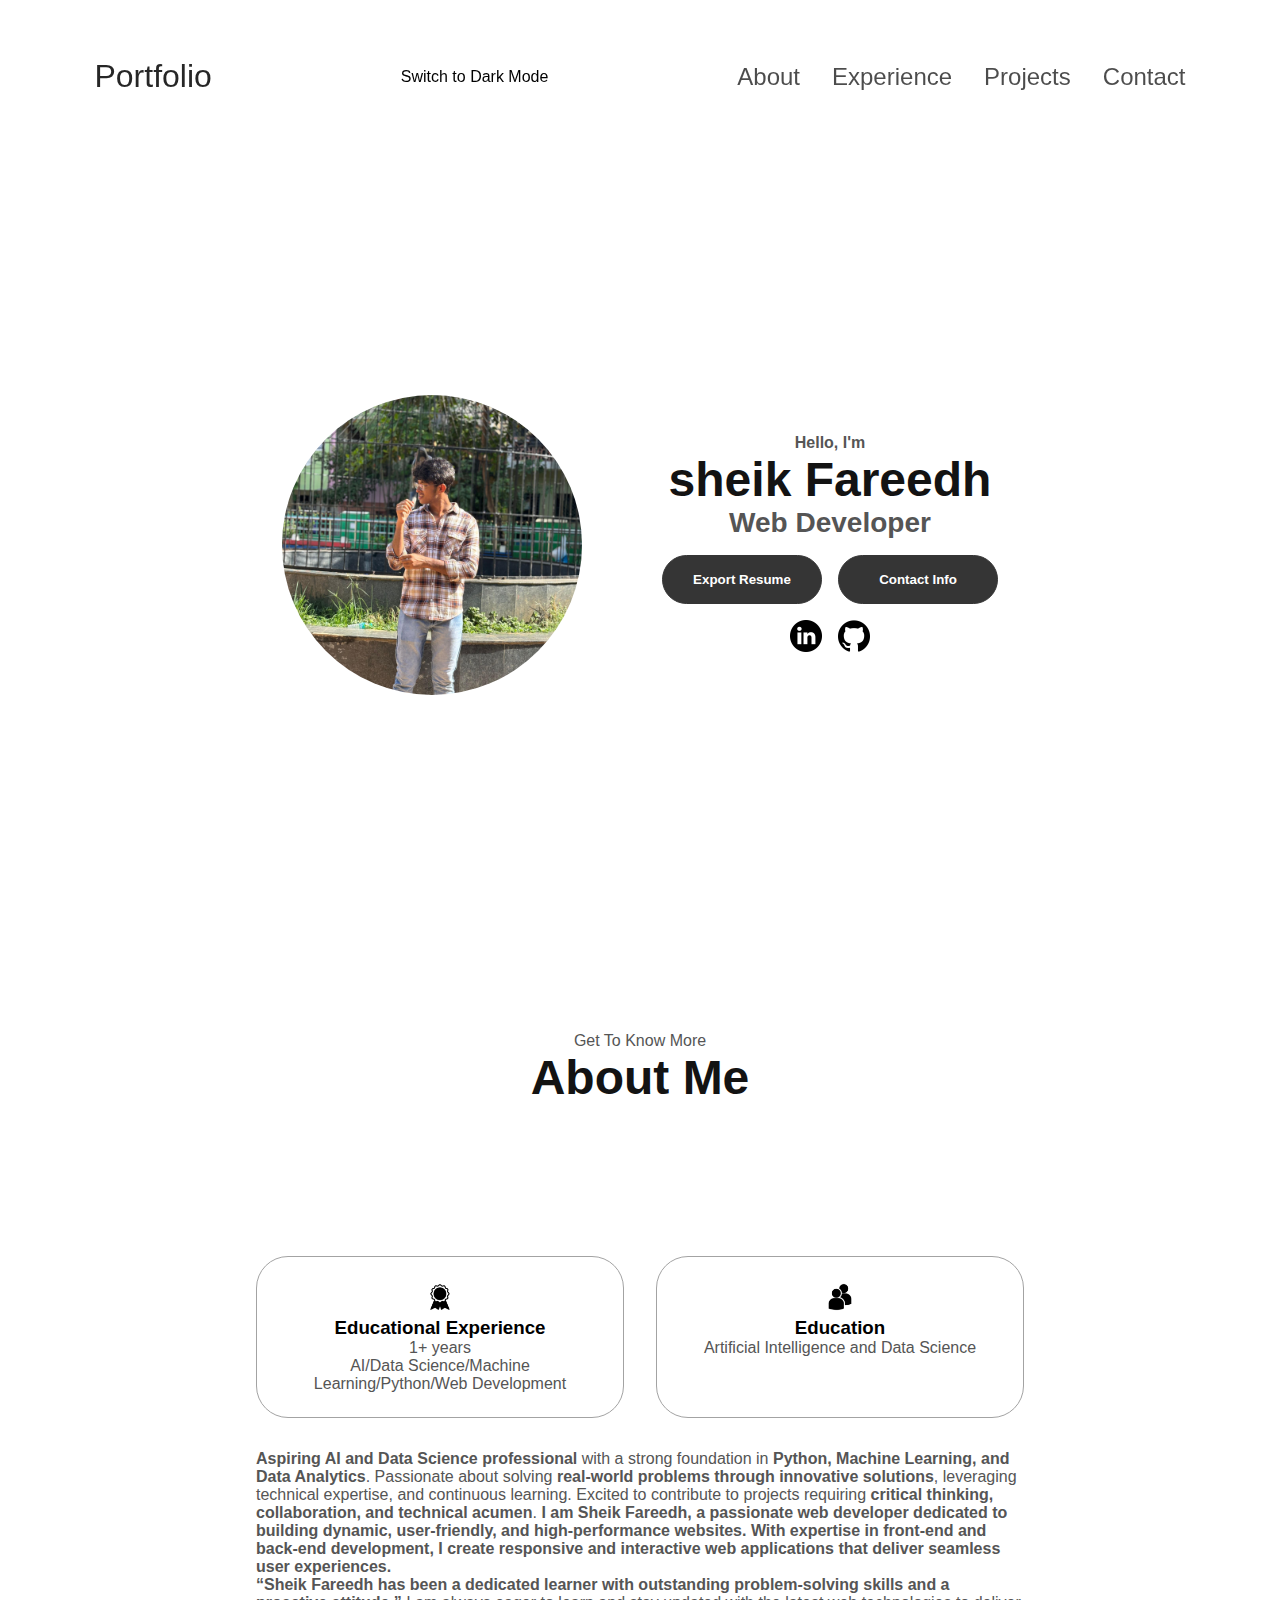
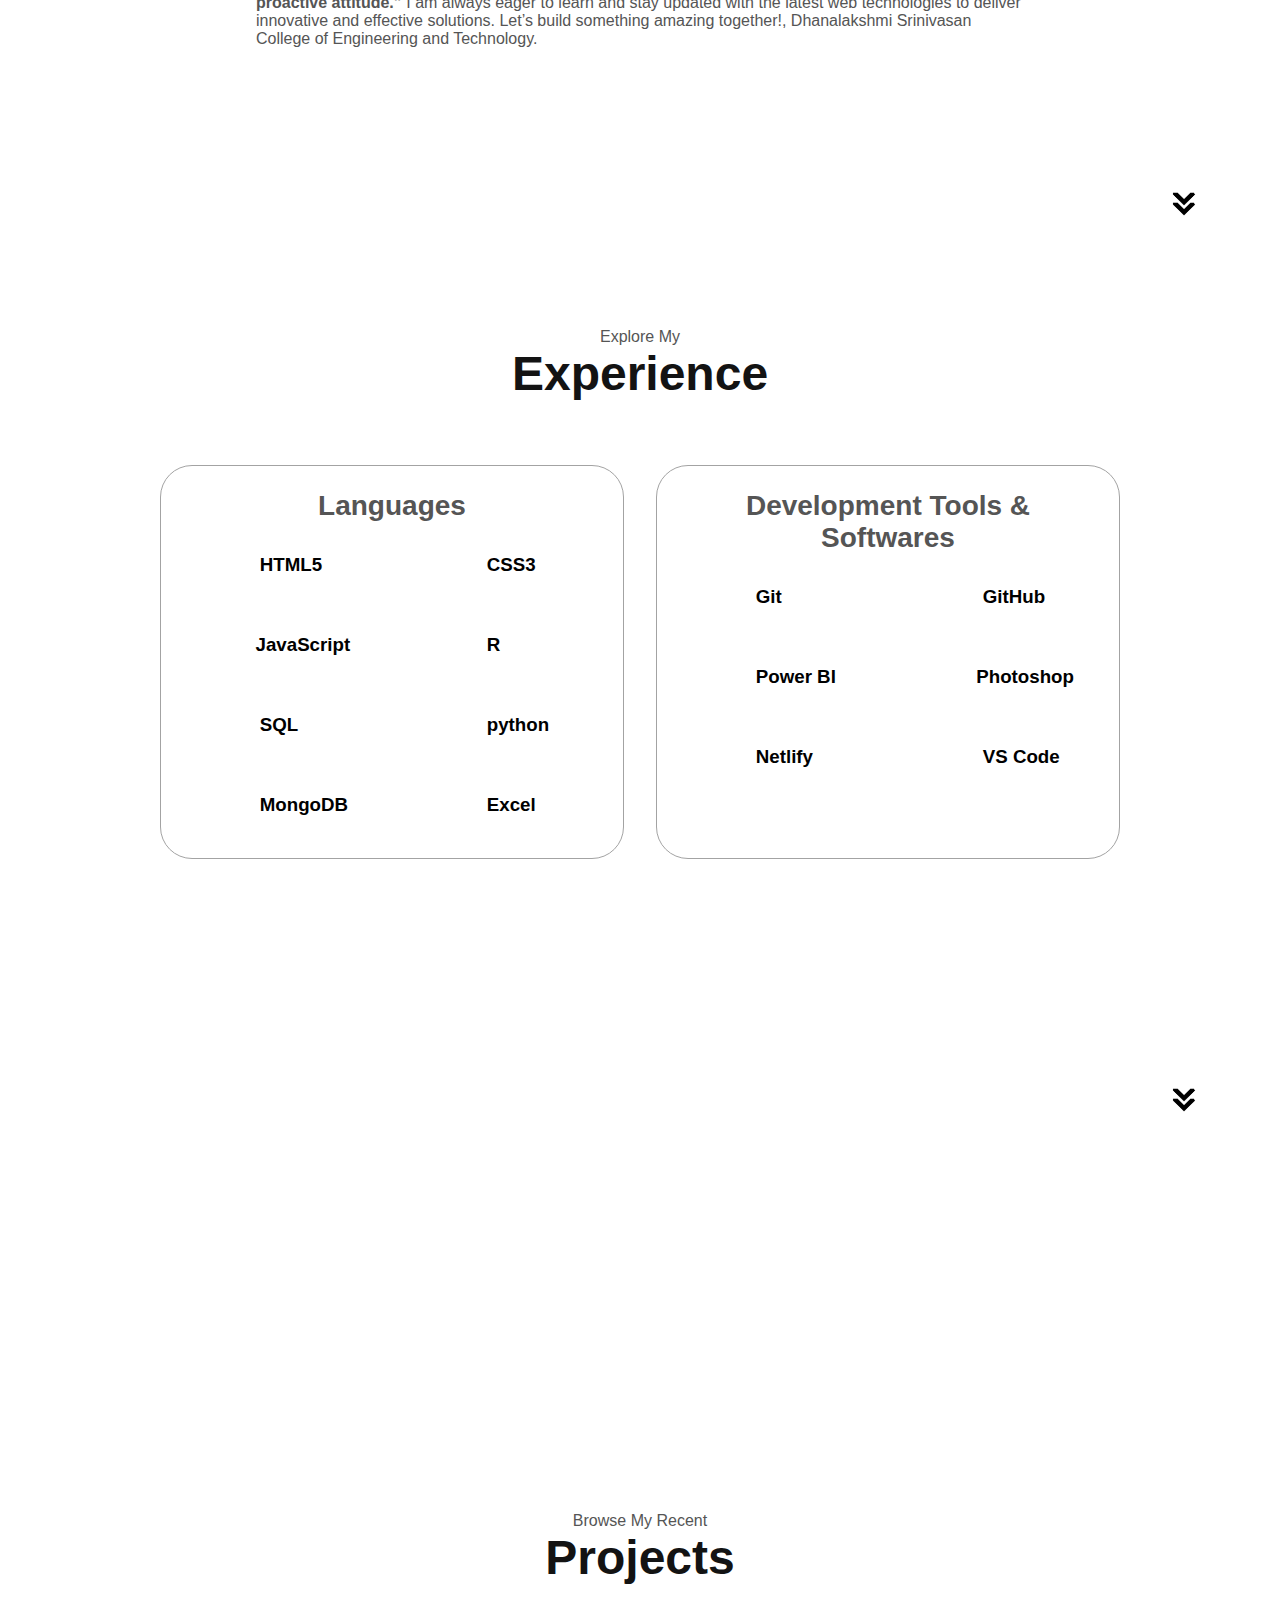
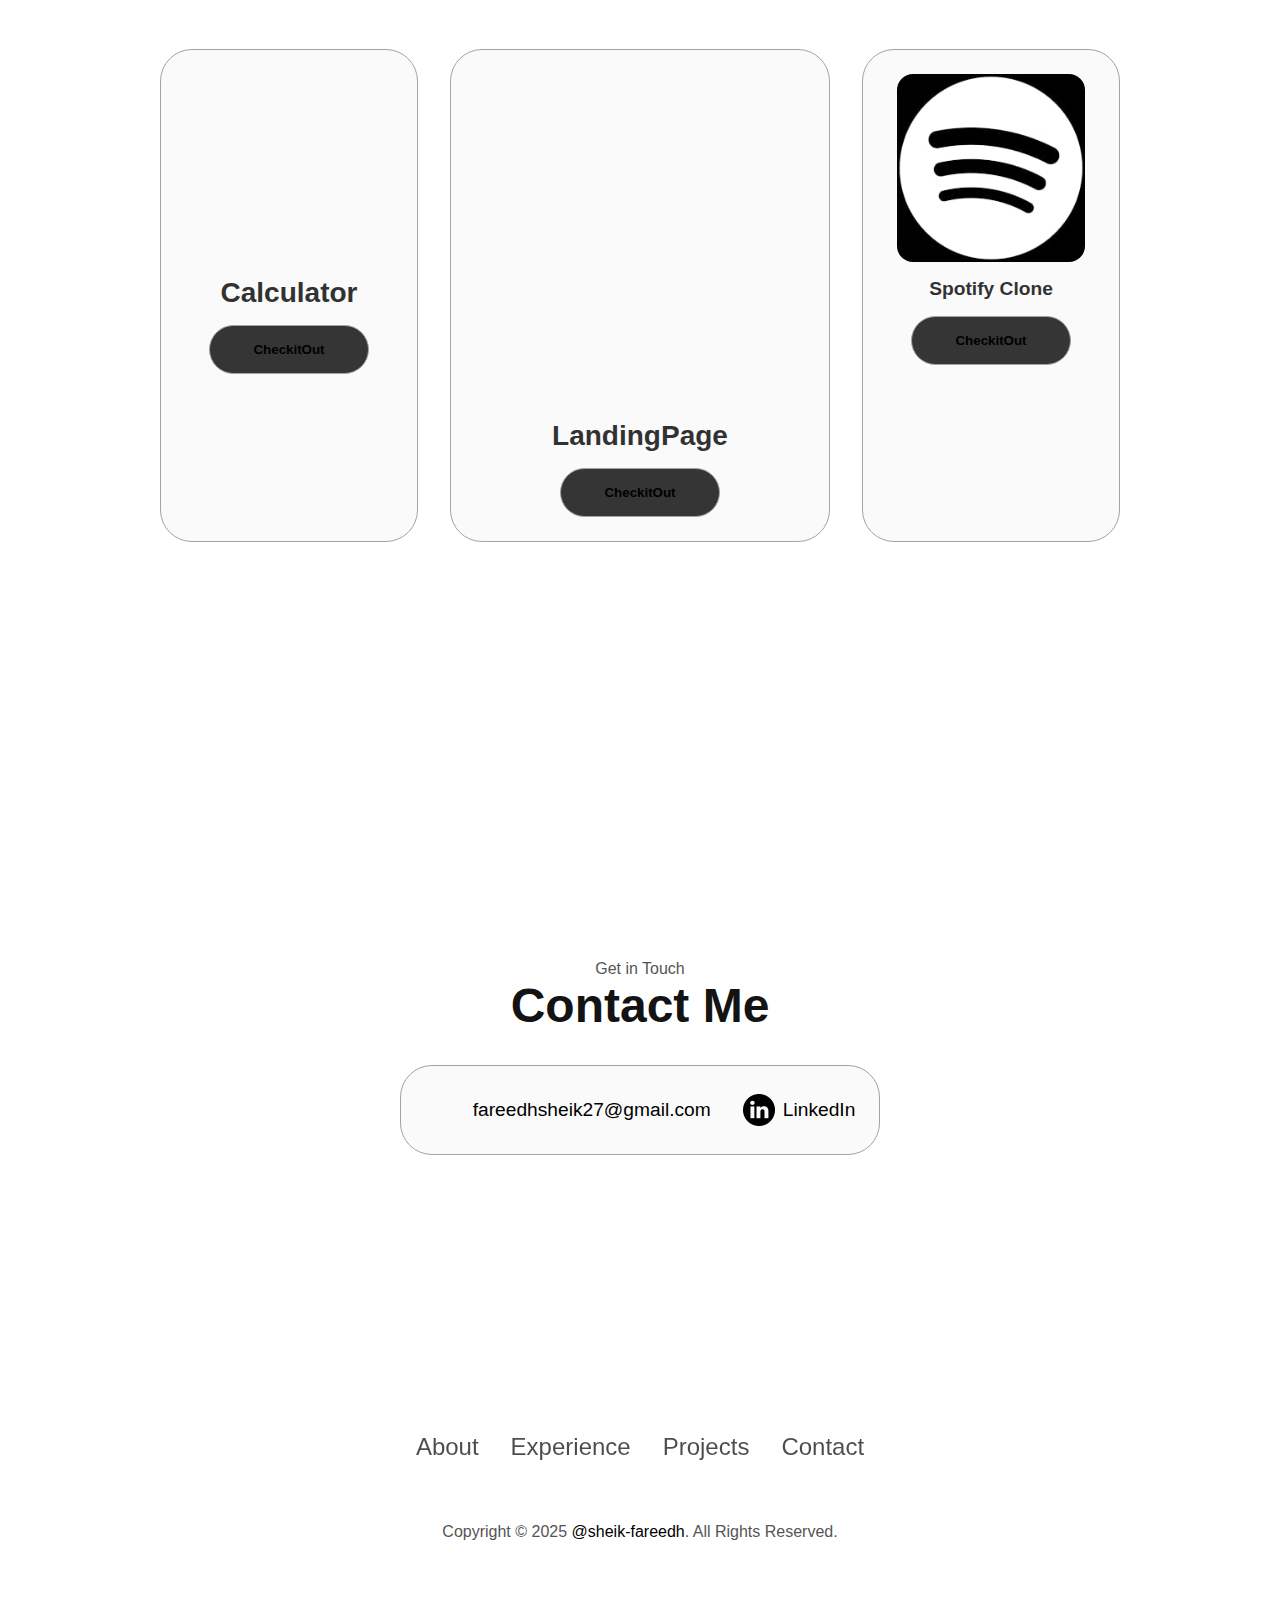
<file: sk/index.html>
<!DOCTYPE html>
<html lang="en">
  <head>
    <meta charset="UTF-8" />
    <meta name="viewport" content="width=device-width, initial-scale=1.0" />
    <title>My Portfolio</title>
    <link rel="stylesheet" href="style.css" />
    <script src="script.js"></script>
  </head>

  <body>
    <nav id="desktop-nav">
      <div class="logo">Portfolio</div>
      <a class="theme">Switch to Dark Mode</a>
      <div>
        <ul class="nav-links">
          <li><a href="#about">About</a></li>
          <li><a href="#experience">Experience</a></li>
          <li><a href="#projects">Projects</a></li>
          <li><a href="#contact">Contact</a></li>
        </ul>
      </div>
    </nav>
    <nav id="hamburger-nav">
      <div class="logo">sheik</div>
      <div class="hamburger-menu">
        <div class="hamburger-icon">
          <span></span>
          <span></span>
          <span></span>
        </div>
        <div class="menu-links">
          <li><a href="#about">About</a></li>
          <li><a href="#experience">Experience</a></li>
          <li><a href="#projects">Projects</a></li>
          <li><a href="#contact">Contact</a></li>
        </div>
      </div>
    </nav>
    <section id="profile">
      <div class="section__pic-container">
        <img
          data-lazyloaded="1"
          src="pp.jpg"
          decoding="async"
          id="profile1"
          data-src="./assets/profile-pic.jpg"
          alt="John Doe's profile picture"
          title="Sheik Fareedh"
        />
      </div>
      <div class="section__text">
        <p class="section__text__p1">Hello, I'm</p>
        <h1 class="title">sheik Fareedh</h1>
        <p class="section__text__p2">Web Developer</p>
        <div class="btn-container">
          <a
            href="resume.pdf"
            target="_blank"
            rel="noopener"
          >
            <button class="btn btn-color-1">Export Resume</button>
          </a>
          <a href="https://api.whatsapp.com/send?phone=8248542612"><button class="btn btn-color-1">Contact Info</button></a>
        </div>
        <div id="socials-container">
          <a target="_blank" href="https://www.linkedin.com/in/sheik-fareedh-474b982a3" rel="noopener">
            <img
              data-lazyloaded="1"
              src="linkedin.png"
              decoding="async"
              data-src="./assets/linkedin.png"
              alt="My LinkedIn profile"
              class="icon"
            />
          </a>
          <a target="_blank" href="https://github.com/Chadfa" rel="noopener">
            <img
              data-lazyloaded="1"
              src="github.png"
              decoding="async"
              data-src="./assets/github.png"
              alt="My Github profile"
              class="icon"
            />
          </a>
        </div>
      </div>
    </section>
    <section id="about">
      <p class="section__text__p1">Get To Know More</p>
      <h1 class="title" id="aboutTitle">About Me</h1>
      <div class="section-container">
        <div class="about-details-container">
          <div class="about-containers">
            <div class="details-container">
              <img
                data-lazyloaded="1"
                src="experience.png"
                decoding="async"
                data-src="./assets/experience.png"
                alt="Experience icon"
                class="icon"
              />
              <h3>Educational Experience</h3>
              <p>1+ years <br />AI/Data Science/Machine Learning/Python/Web Development</p>
            </div>
            <div class="details-container">
              <img
                data-lazyloaded="1"
                src="education.png"
                decoding="async"
                data-src="./assets/education.png"
                alt="Education icon"
                class="icon"
              />
              <h3>Education</h3>
              <p>Artificial Intelligence and Data Science<br /></p>
            </div>
          </div>
          <div class="text-container">
            <p>
              <span class="highlight">Aspiring AI and Data Science professional</span> with a strong foundation in 
              <span class="highlight">Python, Machine Learning, and Data Analytics</span>. Passionate about solving 
              <span class="highlight">real-world problems through innovative solutions</span>, leveraging technical expertise, 
              and continuous learning. Excited to contribute to projects requiring 
              <span class="highlight">critical thinking, collaboration, and technical acumen</span>.
              <span class="highlight"> I am Sheik Fareedh, a passionate web developer dedicated to building dynamic, user-friendly, and high-performance websites. With expertise in front-end and back-end development, I create responsive and interactive web applications that deliver seamless user experiences.</span>
              <br />
              <span class="highlight">“Sheik Fareedh has been a dedicated learner with outstanding problem-solving skills and a proactive attitude.”</span> 
              I am always eager to learn and stay updated with the latest web technologies to deliver innovative and effective solutions. Let’s build something amazing together!, Dhanalakshmi Srinivasan College of Engineering and Technology.
            </p>            
          </div>
        </div>
      </div>
      <img
        data-lazyloaded="1"
        src="arrow.png"
        decoding="async"
        data-src="./assets/arrow.png"
        alt="Arrow icon"
        class="icon arrow"
      />
    </section>
    <section id="experience">
      <p class="section__text__p1">Explore My</p>
      <h1 class="title">Experience</h1>
      <div class="experience-details-container">
        <div class="about-containers">
          <div class="details-container">
            <h2 class="experience-sub-title">Languages</h2>
            <div class="article-container">
              <article>
                <img
                  data-lazyloaded="1"
                  src="checkmark.png"
                  decoding="async"
                  data-src="./assets/checkmark.png"
                  alt="Experience icon"
                  class="icon"
                />
                <div>
                  <h3>HTML5</h3>
                  <p>Experienced</p>
                </div>
              </article>
              <article>
                <img
                  data-lazyloaded="1"
                  src="checkmark.png"
                  decoding="async"
                  data-src="./assets/checkmark.png"
                  alt="Experience icon"
                  class="icon"
                />
                <div>
                  <h3>CSS3</h3>
                  <p>Experienced</p>
                </div>
              </article>
              <article>
                <img
                  data-lazyloaded="1"
                  src="checkmark.png"
                  decoding="async"
                  data-src="./assets/checkmark.png"
                  alt="Experience icon"
                  class="icon"
                />
                <div>
                  <h3>JavaScript</h3>
                  <p>Experienced</p>
                </div>
              </article>
              <article>
                <img
                  data-lazyloaded="1"
                  src="checkmark.png"
                  decoding="async"
                  data-src="./assets/checkmark.png"
                  alt="Experience icon"
                  class="icon"
                />
                <div>
                  <h3>R</h3>
                  <p>Intermediate</p>
                </div>
              </article>
              <article>
                <img
                  data-lazyloaded="1"
                  src="checkmark.png"
                  decoding="async"
                  data-src="./assets/checkmark.png"
                  alt="Experience icon"
                  class="icon"
                />
                <div>
                  <h3>SQL</h3>
                  <p>Intermediate</p>
                </div>
              </article>
              <!-- <article>
                            <img data-lazyloaded="1" src="checkmark.png" decoding="async" data-src="./assets/checkmark.png" alt="Experience icon" class="icon" />
                            <div>
                                <h3>TypeScript</h3>
                                <i>Basic</i>
                                <p>Intermediate</p>
                            </div>
                        </article> -->
              <article>
                <img
                  data-lazyloaded="1"
                  src="checkmark.png"
                  decoding="async"
                  data-src="./assets/checkmark.png"
                  alt="Experience icon"
                  class="icon"
                />
                <div>
                  <h3>python</h3>
                  <p>Experienced</p>
                </div>
              </article>
              <article>
                <img
                  data-lazyloaded="1"
                  src="checkmark.png"
                  decoding="async"
                  data-src="./assets/checkmark.png"
                  alt="Experience icon"
                  class="icon"
                />
                <div>
                  <h3>MongoDB</h3>
                  <p>Experienced</p>
                </div>
              </article>
              <!-- <article>
                            <img data-lazyloaded="1" src="checkmark.png" decoding="async" data-src="./assets/checkmark.png" alt="Experience icon" class="icon" />
                            <div>
                                <h3>React</h3>
                                <p>Basic</p>
                            </div>
                        </article> -->
              <article>
                <img
                  data-lazyloaded="1"
                  src="checkmark.png"
                  decoding="async"
                  data-src="./assets/checkmark.png"
                  alt="Experience icon"
                  class="icon"
                />
                <div>
                  <h3>Excel</h3>
                  <p>Experienced</p>
                </div>
              </article>
            </div>
          </div>
          <div class="details-container">
            <h2 class="experience-sub-title">
              Development Tools &amp; Softwares
            </h2>
            <div class="article-container">
              <!-- <article>
                            <img data-lazyloaded="1" src="checkmark.png" decoding="async" data-src="./assets/checkmark.png" alt="Experience icon" class="icon" />
                            <div>
                                <h3>Git</h3>
                                <p>Basic</p>
                            </div>
                        </article> -->
              <article>
                <img
                  data-lazyloaded="1"
                  src="checkmark.png"
                  decoding="async"
                  data-src="./assets/checkmark.png"
                  alt="Experience icon"
                  class="icon"
                />
                <div>
                  <h3>Git</h3>
                  <p>Intermediate</p>
                </div>
              </article>
              <article>
                <img
                  data-lazyloaded="1"
                  src="checkmark.png"
                  decoding="async"
                  data-src="./assets/checkmark.png"
                  alt="Experience icon"
                  class="icon"
                />
                <div>
                  <h3>GitHub</h3>
                  <p>Intermediate</p>
                </div>
              </article>
              <article>
                <img
                  data-lazyloaded="1"
                  src="checkmark.png"
                  decoding="async"
                  data-src="./assets/checkmark.png"
                  alt="Experience icon"
                  class="icon"
                />
                <div>
                  <h3>Power BI</h3>
                  <p>Intermediate</p>
                </div>
              </article>
              <article>
                <img
                  data-lazyloaded="1"
                  src="checkmark.png"
                  decoding="async"
                  data-src="./assets/checkmark.png"
                  alt="Experience icon"
                  class="icon"
                />
                <div>
                  <h3>Photoshop</h3>
                  <p>Intermediate</p>
                </div>
              </article>
              <article>
                <img
                  data-lazyloaded="1"
                  src="checkmark.png"
                  decoding="async"
                  data-src="./assets/checkmark.png"
                  alt="Experience icon"
                  class="icon"
                />
                <div>
                  <h3>Netlify</h3>
                  <p>Intermediate</p>
                </div>
              </article>
              <article id="lastSkill">
                <img
                  data-lazyloaded="1"
                  src="checkmark.png"
                  decoding="async"
                  data-src="./assets/checkmark.png"
                  alt="Experience icon"
                  class="icon"
                />
                <div>
                  <h3>VS Code</h3>
                  <p>Experienced</p>
                </div>
              </article>
            </div>
          </div>
        </div>
      </div>
      <img
        data-lazyloaded="1"
        src="arrow.png"
        decoding="async"
        data-src="./assets/arrow.png"
        alt="Arrow icon"
        class="icon arrow"
      />
    </section>

    <section id="projects">
      <p class="section__text__p1">Browse My Recent</p>
      <h1 class="title">Projects</h1>
      <div class="experience-details-container">
        <div class="about-containers">
          <div class="details-container color-container">
            <div class="article-container">
              <img
                data-lazyloaded="1"
                src="calc.jpg"
                decoding="async"
                data-src="./assets/projects/proj1.jpg"
                alt="Project 3"
                class="project-img"
              />
            </div>
            <h2 class="experience-sub-title project-title">Calculator</h2>
            <div class="btn-container">
              <a
                target="_blank"
                href="projects/index.html"
                rel="noopener"
              >
                <button class="btn btn-color-1 project-btn">CheckitOut</button>
              </a>
            </div>
          </div>
          <div class="details-container color-container">
            <div class="lp">
              <img
                data-lazyloaded="1"
                src="lp.png"
                decoding="async"
                data-src="./assets/projects/proj1.jpg"
                alt="Project 1"
                class="project-img"
              />
            </div>
            <h2 class="experience-sub-title project-title">LandingPage</h2>
            <div class="btn-container">
              <a
                href="landing/index.html"
                target="_blank"
                rel="noopener"
              >
                <button class="btn btn-color-1 project-btn">CheckitOut</button>
              </a>
            </div>
          </div>
          <div class="details-container color-container">
            <div class="article-container">
              <img
                data-lazyloaded="1"
                src="sc.jpg"
                decoding="async"
                data-src="./assets/projects/proj1.jpg"
                alt="Project 2"
                class="project-img"
              />
            </div>
            <h2
              class="experience-sub-title project-title"
              style="font-size: 1.2rem"
            >Spotify Clone
            </h2>
            <div class="btn-container">
              <a
                href="https://spotify-mern-frontend.onrender.com"
                target="_blank"
                rel="noopener"
              >
                <button class="btn btn-color-1 project-btn">CheckitOut</button>
              </a>
            </div>
          </div>
        </div>
      </div>
      
    </section>
    <section id="contact">
      <p class="section__text__p1">Get in Touch</p>
      <h1 class="title">Contact Me</h1>
      <div class="contact-info-upper-container">
        <div class="contact-info-container">
          <img
            data-lazyloaded="1"
            src="email.png"
            decoding="async"
            data-src="./assets/email.png"
            alt="Email icon"
            class="icon contact-icon email-icon"
          />
          <p><a href="mailto:fareedhsheik27@gmail.com">fareedhsheik27@gmail.com</a></p>
        </div>
        <div class="contact-info-container">
          <img
            data-lazyloaded="1"
            src="linkedin.png"
            decoding="async"
            data-src="./assets/linkedin.png"
            alt="LinkedIn icon"
            class="icon contact-icon"
          />
          <p>
            <a target="_blank" href="https://www.linkedin.com/in/sheik-fareedh-474b982a3" rel="noopener"
              >LinkedIn</a
            >
          </p>
        </div>
      </div>
    </section>

    <footer>
      <nav>
        <div class="nav-links-container">
          <ul class="nav-links">
            <li><a href="#about">About</a></li>
            <li><a href="#experience">Experience</a></li>
            <li><a href="#projects">Projects</a></li>
          
            <li><a href="#contact">Contact</a></li>
          </ul>
        </div>
      </nav>
      <p>Copyright &#169; 2025 <a href="https://www.instagram.com/_sheik._05?igsh=YWVmemRsenI4eXl4"> @sheik-fareedh</a>. All Rights Reserved.</p>
    </footer>
  </body>
</html>
</file>
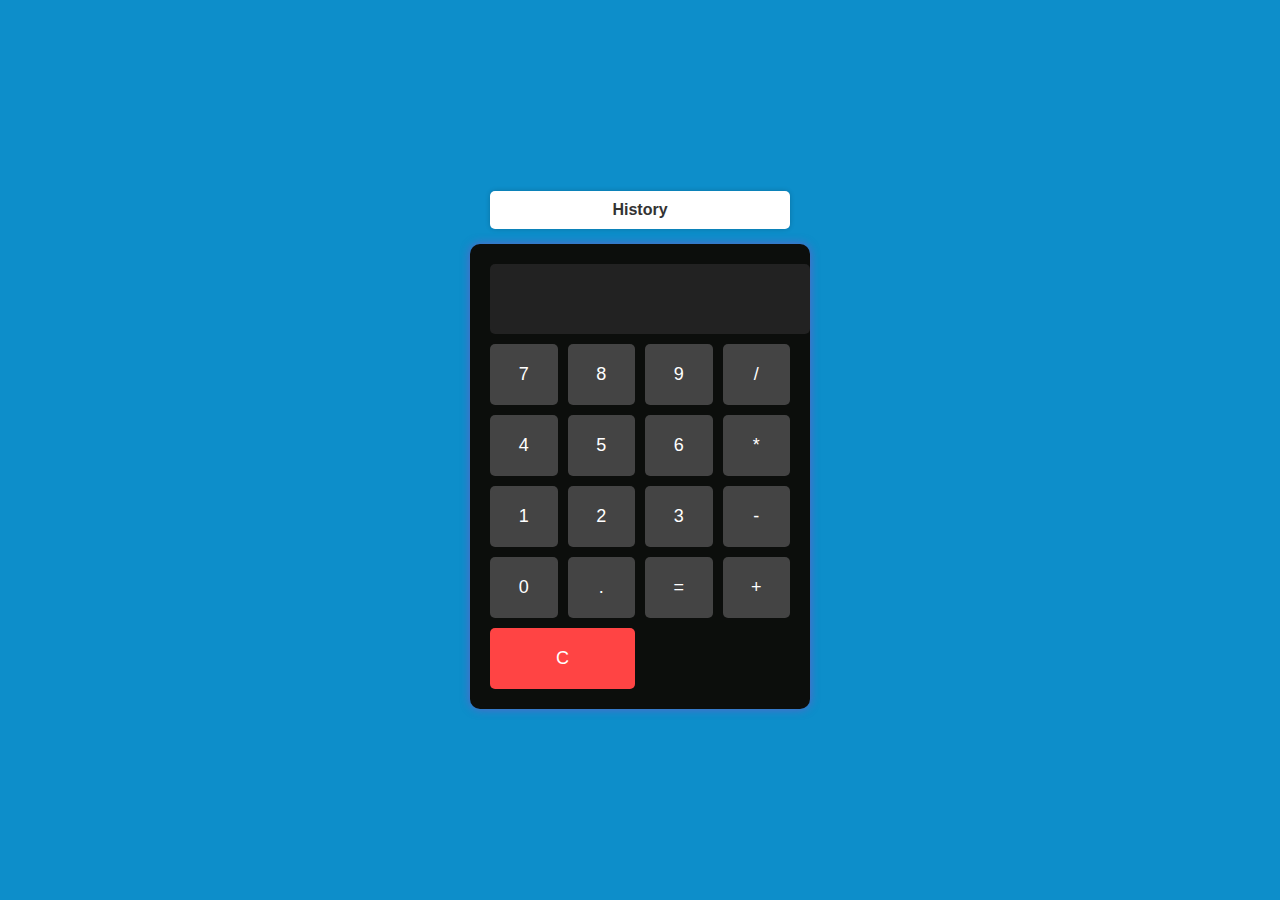
<file: sk/projects/index.html>
<!DOCTYPE html>
<html lang="en">
<head>
  <meta charset="UTF-8">
  <meta name="viewport" content="width=device-width, initial-scale=1.0">
  <title>Basic Calculator</title>
  <link rel="stylesheet" href="style.css">
</head>
<body>
    <div class="history">
      <h3>History</h3>
      <ul id="history-list"></ul>
    </div>
  
    <div class="calculator">
      <input type="text" id="display" disabled>
      <div class="buttons">
        <button>7</button>
        <button>8</button>
        <button>9</button>
        <button>/</button>
        <button>4</button>
        <button>5</button>
        <button>6</button>
        <button>*</button>
        <button>1</button>
        <button>2</button>
        <button>3</button>
        <button>-</button>
        <button>0</button>
        <button>.</button>
        <button>=</button>
        <button>+</button>
        <button id="clear">C</button>
      </div>
    </div>
    <script src="script.js"></script>
</body>
</html>
</file>
<file: sk/style.css>
* {
    margin: 0;
    padding: 0;
}
.lp{
    width: 330px;
    height: 330px;
}
body {
    font-family: "Poppins", sans-serif;
    overflow-x: hidden;
    color: black; /* Text color for light mode */
}

html {
    scroll-behavior: smooth;
}

p {
    color: rgb(85, 85, 85);
}

/* TRANSITION */
a,
.btn {
    transition: all 300ms ease;
}

/* Button Styles */
.btn-color-2 {
    background-color: #007bff; /* Blue background */
    color: white; /* White text */
    border: none; /* No border */
    padding: 10px 20px; /* Padding for better appearance */
    border-radius: 5px; /* Rounded corners */
    transition: background-color 0.3s; /* Smooth transition */
}

.btn-color-2:hover {
    background-color: #0056b3; /* Darker blue on hover */
}

/* DESKTOP NAV */
nav,
.nav-links {
    display: flex;
}

nav {
    justify-content: space-around;
    align-items: center;
    height: 17vh;
    position: sticky; /* Make the navbar sticky */
    top: 0; /* Stick to the top */
    z-index: 1000; /* Ensure it stays above other content */
}

.nav-links {
    gap: 2rem;
    list-style: none;
    font-size: 1.5rem;
    opacity: .7;
}

a {
    color: black;
    text-decoration: none;
    text-decoration-color: white;
}

a:hover {
    color: grey;
    text-decoration: underline;
    text-underline-offset: 1rem;
    text-decoration-color: rgb(181, 181, 181);
}

.logo {
    font-size: 2rem;
    opacity: .85;
}

.logo:hover {
    cursor: default;
}

/* HAMBURGER MENU */
#hamburger-nav {
    display: none;
}

.hamburger-menu {
    position: relative;
    display: inline-block;
}

.hamburger-icon {
    display: flex;
    flex-direction: column;
    justify-content: space-between;
    height: 24px;
    width: 30px;
    cursor: pointer;
}

.hamburger-icon span {
    width: 100%;
    height: 2px;
    background-color: black;
    transition: all 0.3 ease-in-out;
}

.menu-links {
    position: absolute;
    top: 100%;
    right: 0;
    background-color: #e9e3d5;
    width: fit-content;
    max-height: 0;
    overflow: hidden;
    transition: all 0.3 ease-in-out;
}

.menu-links a {
    display: block;
    padding: 10px;
    text-align: center;
    font-size: 1.5rem;
    color: black;
    text-decoration: none;
    transition: all 0.3 ease-in-out;
}

.menu-links li {
    list-style: none;
}

.menu-links.open {
    max-height: 300px;
}

.hamburger-icon.open span:first-child {
    transform: rotate(45deg) translate(10px, 5px);
}

.hamburger-icon.open span:nth-child(2) {
    opacity: 0;
}

.hamburger-icon.open span:last-child {
    transform: rotate(-45deg) translate(10px, -5px);
}

.hamburger-icon span:first-child {
    transform: none;
    opacity: 1;
}

/* SECTIONS */
section {
    padding-top: 4vh;
    height: 96vh;
    margin: 0 10rem;
    box-sizing: border-box;
    min-height: fit-content;
}

.section-container {
    display: flex;
}

/* PROFILE SECTION */
#profile {
    display: flex;
    justify-content: center;
    gap: 5rem;
    height: 80vh;
}

#profile1 {
    border-radius: 50%;
}

.section__pic-container {
    display: flex;
    height: 300px;
    width: 300px;
    margin: auto 0;
}

.section__text {
    align-self: center;
    text-align: center;
}

.section__text p {
    font-weight: 600;
}

.section__text__p1 {
    text-align: center;
}

.section__text__p2 {
    font-size: 1.75rem;
    margin-bottom: 1rem;
}

.title {
    font-size: 3rem;
    text-align: center;
    opacity: .92;
}

#socials-container {
    display: flex;
    justify-content: center;
    margin-top: 1rem;
    gap: 1rem;
}

/* ICONS */
.icon {
    cursor: pointer;
    height: 2rem;
}

/* BUTTONS */
.btn-container {
    display: flex;
    justify-content: center;
    gap: 1rem;
}

.btn {
    font-weight: 600;
    transition: all 300ms ease;
    padding: 1rem;
    width: 10rem; /* Increased width for better appearance */
    border-radius: 5rem; /* More rounded corners */
    background-color: #007bff; /* Professional blue background */
    color: white; /* White text color */
    border: none; /* Remove default border */
    cursor: pointer; /* Pointer cursor on hover */
}

.btn:hover {
    background-color: #0056b3; /* Darker blue on hover */
    transform: scale(1.05); /* Slightly enlarge on hover */
}

.btn-color-1,
.btn-color-2 {
    border: rgb(53, 53, 53) 0.1rem solid;
}

.btn-color-1:hover,
.btn-color-2:hover {
    cursor: pointer;
}

.btn-color-1,
.btn-color-2:hover {
    background: rgb(53, 53, 53);
    color: white;
}

.btn-color-1:hover {
    background: rgb(0, 0, 0);
}

.btn-color-2 {
    background-color: #007bff; /* Blue background */
    color: white; /* White text */
    border: none; /* No border */
    padding: 10px 20px; /* Padding for better appearance */
    border-radius: 5px; /* Rounded corners */
    transition: background-color 0.3s; /* Smooth transition */
}

.btn-color-2:hover {
    background-color: #0056b3; /* Darker blue on hover */
}

/* ABOUT SECTION */
#about {
    position: relative;
}

.about-containers {
    gap: 2rem;
    margin-bottom: 2rem;
    margin-top: 2rem;
}

.about-details-container {
    justify-content: center;
    flex-direction: column;
    width: 60vw;
    margin: auto;
}

.about-containers,
.about-details-container {
    display: flex;
}

.about-pic {
    border-radius: 2rem;
}

.arrow {
    position: absolute;
    right: -5rem;
    bottom: 2.5rem;
}

.details-container {
    padding: 1.5rem;
    flex: 1;
    background: white;
    border-radius: 2rem;
    border: rgb(53, 53, 53) 0.1rem solid;
    border-color: rgb(163, 163, 163);
    text-align: center;
}

.section-container {
    gap: 4rem;
    height: 80%;
}

/* EXPERIENCE SECTION */
#experience {
    position: relative;
}

.experience-sub-title {
    color: rgb(85, 85, 85);
    font-weight: 600;
    font-size: 1.75rem;
    margin-bottom: 2rem;
}

.experience-details-container {
    display: flex;
    justify-content: center;
    flex-direction: column;
}

.article-container {
    display: flex;
    text-align: left;
    flex-wrap: wrap;
    flex-direction: row;
    gap: 2.5rem;
    margin: auto;
    justify-content: space-around;
}

article {
    display: flex;
    width: 10rem;
    justify-content: space-around;
}

article .icon {
    cursor: default;
}

article p {
    visibility: hidden;
}

/* PROJECTS SECTION */
#projects {
    position: relative;
}

.color-container {
    border-color: rgb(163, 163, 163);
    background: rgb(250, 250, 250);
}

.project-img,
.blog-img {
    border-radius: 1rem;
    width: 90%;
    height: 90%;
    object-fit: cover;
    margin: auto;
}

.project-title {
    margin: 1rem;
    color: black;
    opacity: .8;
}

.project-btn {
    color: black;
    border-color: rgb(163, 163, 163);
}

/* blog  */
.blog-img {
    border-radius: 1rem;
    width: 150px;
    height: 150px;
    object-fit: cover;
    margin: auto;
}

/* CONTACT */
#contact {
    display: flex;
    justify-content: center;
    flex-direction: column;
    height: 70vh;
}

.contact-info-upper-container {
    display: flex;
    justify-content: center;
    border-radius: 2rem;
    border: rgb(53, 53, 53) 0.1rem solid;
    border-color: rgb(163, 163, 163);
    background: rgb(250, 250, 250); /* Corrected background color */
    margin: 2rem auto;
    padding: 0.5rem;
}

.contact-info-container {
    display: flex;
    align-items: center;
    justify-content: center;
    gap: 0.5rem;
    margin: 1rem;
}

.contact-info-container p {
    font-size: larger;
}

.contact-icon {
    cursor: default;
}

.email-icon {
    height: 2.5rem;
}

/* FOOTER SECTION */
footer {
    height: 26vh;
    margin: 0 1rem;
}

footer p {
    text-align: center;
}

.highlight {
    font-weight: bolder;
}

/* theme */
/* Dark Mode Styles */
.dark-mode {
    background-color: #252525; /* Background color for dark mode */
    color: white; /* Text color for dark mode */
}

/* Dark Mode Overrides */
.dark-mode a {
    color: white; /* Change link color to white in dark mode */
}

.dark-mode .experience-sub-title {
    color: white; /* Change experience sub-title color to white in dark mode */
}

.whiteText {
    color: aliceblue;
}

@media screen and (max-width: 1400px) {
    #profile {
        height: 83vh;
        margin-bottom: 6rem;
    }

    .about-containers {
        flex-wrap: wrap;
    }

    #experience,
    .experience-details-container {
        margin-top: 2rem;
        margin-bottom: 20rem;
    }
}

@media screen and (max-width: 1200px) {
    #desktop-nav {
        display: none;
    }

    #hamburger-nav {
        display: flex;
    }

    #experience,
    .experience-details-container {
        margin-top: 2rem;
        margin-bottom: 20rem;
    }

    #profile,
    .section-container {
        display: block;
    }

    .arrow {
        display: none;
    }

    section,
    .section-container {
        height: fit-content;
    }

    section {
        margin: 0 5%;
    }

    .section__pic-container {
        width: 300px;
        height: 300px;
        margin: 0 auto 2rem;
    }

    .about-containers {
        margin-top: 0;
    }

    #aboutTitle {
        margin-bottom: 2rem;
    }
}

@media screen and (max-width: 600px) {
    #contact,
    footer {
        height: 40vh;
    }

    #profile {
        height: 83vh;
        margin-bottom: 0;
    }

    article {
        font-size: 1rem;
    }

    footer nav {
        height: fit-content;
        margin-bottom: 2rem;
    }

    .about-containers,
    .contact-info-upper-container,
    .btn-container {
        flex-wrap: wrap;
    }

    .contact-info-container {
        margin: 0;
    }

    .contact-info-container p,
    .nav-links li a {
        font-size: 1rem;
    }

    .experience-sub-title {
        font-size: 1.25rem;
    }

    .logo {
        font-size: 1.5rem;
    }

    .nav-links {
        flex-direction: column;
        gap: 0.5rem;
        text-align: center;
    }

    .section__pic-container {
        width: auto;
        height: 50vw;
        justify-content: center;
    }

    .section__text__p2 {
        font-size: 1.25rem;
    }

    .about {
        margin-top: 5rem;
    }

    .title {
        font-size: 2rem;
    }

}
</file>
<file: sk/projects/style.css>
body {
  display: flex;
  flex-direction: column; /* Stack history above calculator */
  justify-content: center;
  align-items: center;
  height: 100vh;
  margin: 0;
  background-color: #0d8eca;
  font-family: Arial, sans-serif;
}


.calculator {
  background-color: #0c0e0c;
  padding: 20px;
  border-radius: 10px;
  box-shadow: 0 0 10px rgba(184, 54, 201, 0.5);
  width: 300px;
}

#display {
  width: 100%;
  height: 50px;
  background-color: #222;
  color: #96c10c;
  border: none;
  text-align: right;
  padding: 10px;
  font-size: 24px;
  border-radius: 5px;
  margin-bottom: 10px;
}

.buttons {
  display: grid;
  grid-template-columns: repeat(4, 1fr);
  gap: 10px;
}

button {
  background-color: #444;
  color: #fff;
  border: none;
  padding: 20px;
  font-size: 18px;
  border-radius: 5px;
  cursor: pointer;
  transition: background-color 0.3s;
}

button:hover {
  background-color: #555;
}

#clear {
  grid-column: span 2;
  background-color: #ff4444;
}

#clear:hover {
  background-color: #ff6666;
}
/* History Section */
.history {
  width: 280px;
  background-color: #fff;
  padding: 10px;
  border-radius: 5px;
  box-shadow: 0 0 5px rgba(0, 0, 0, 0.2);
  margin-bottom: 15px;
  max-height: 200px;
  overflow-y: auto;
}

.history h3 {
  margin: 0;
  text-align: center;
  font-size: 16px;
  color: #333;
}

#history-list {
  list-style-type: none;
  padding: 0;
  margin: 0;
}

#history-list li {
  padding: 5px;
  border-bottom: 1px solid #ddd;
  font-size: 14px;
  color: #222;
}
</file>
